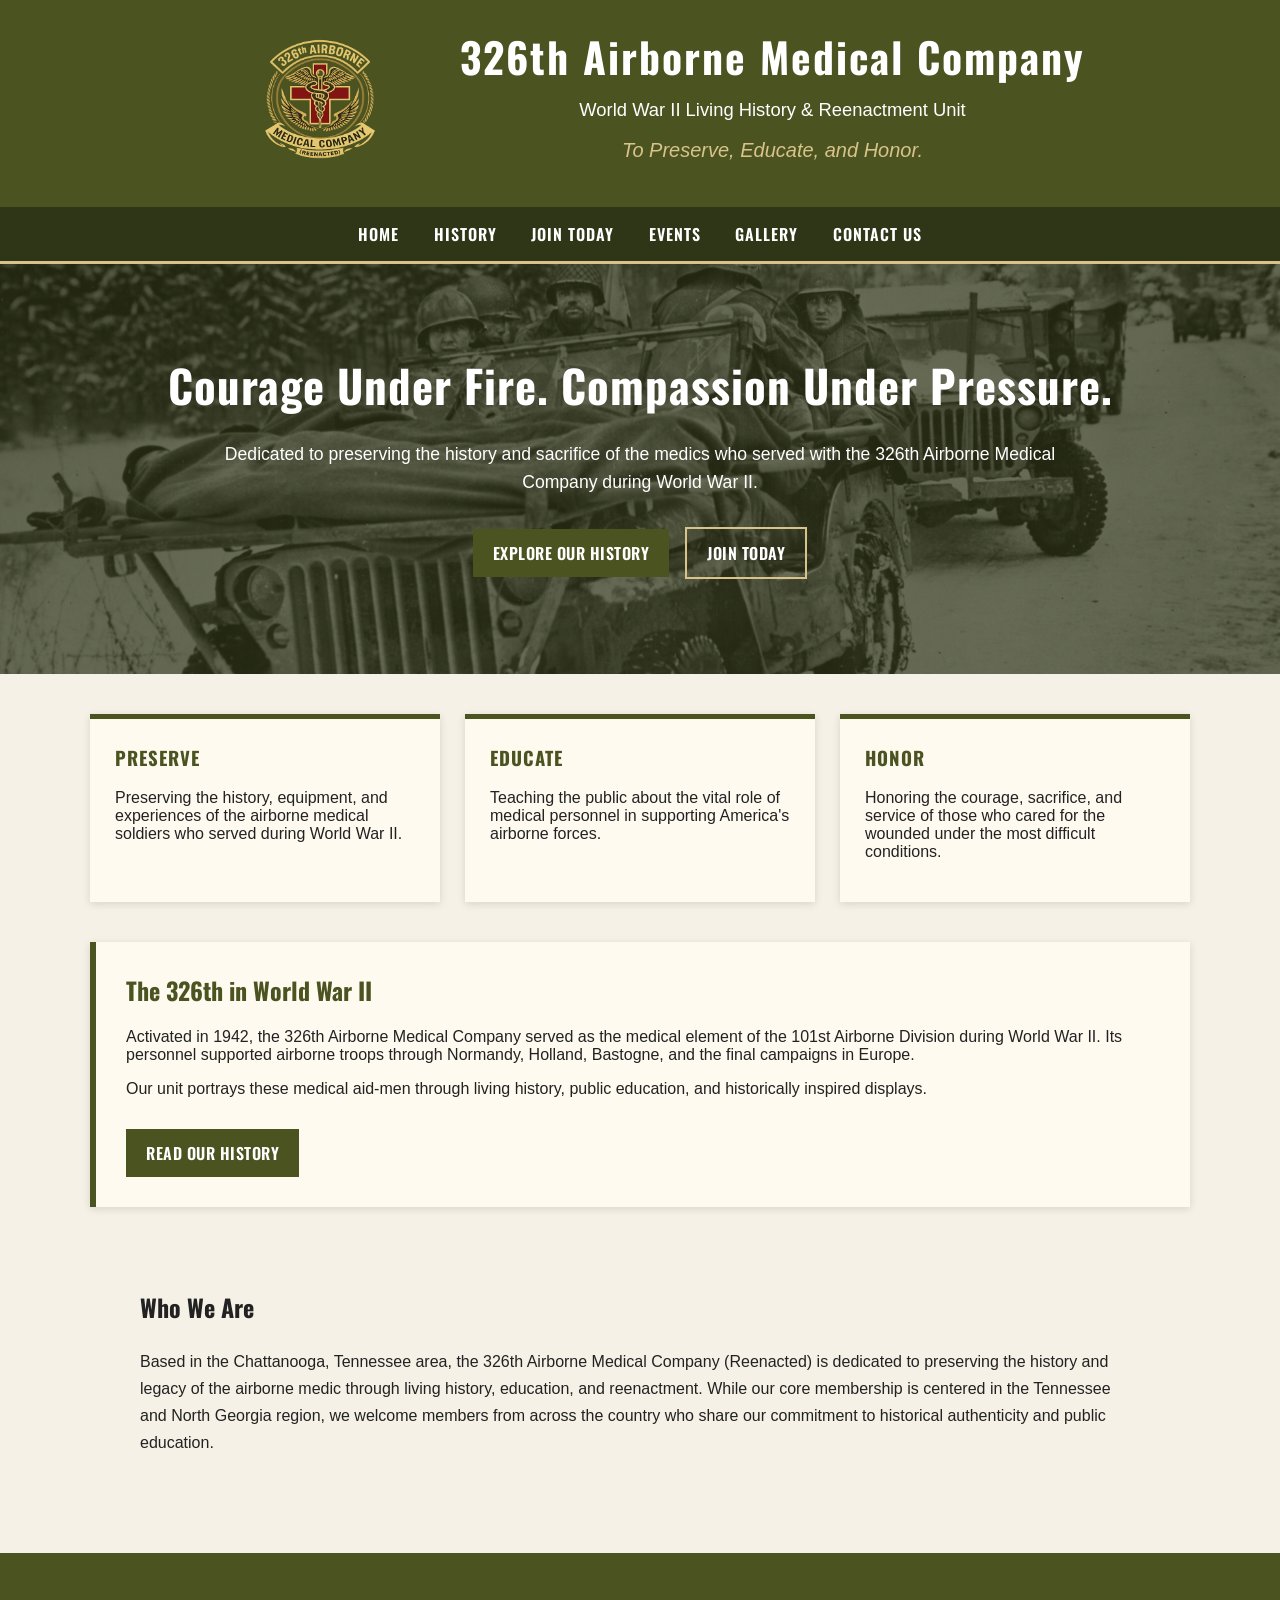
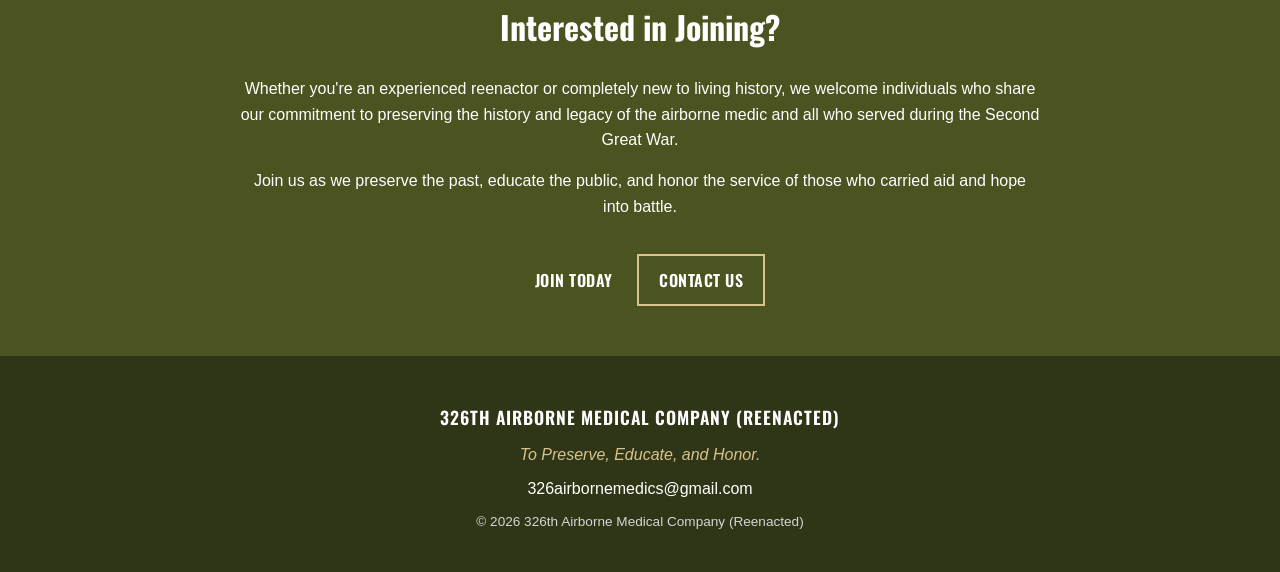
<file: index.html>
<!DOCTYPE html>
<html lang="en">
<head>
    <meta charset="UTF-8">
    <meta name="viewport" content="width=device-width, initial-scale=1.0">

    <link rel="icon" type="image/png" href="favicon.png">

    <link rel="preconnect" href="https://fonts.googleapis.com">
    <link rel="preconnect" href="https://fonts.gstatic.com" crossorigin>
    <link href="https://fonts.googleapis.com/css2?family=Oswald:wght@400;500;600&display=swap" rel="stylesheet">
    
    <title>326th Airborne Medical Company (Reenacted)</title>

    <link rel="stylesheet" href="style.css">
</head>
<body>

<header class="site-header">
    <div class="header-inner">
        <img src="logov2.png" alt="326th Airborne Medical Company logo" class="site-logo">

        <div class="header-text">
            <h1>326th Airborne Medical Company</h1>

            <p class="subtitle">
                World War II Living History & Reenactment Unit
            </p>

            <p class="motto">
                To Preserve, Educate, and Honor.
            </p>
        </div>
    </div>
</header>

<nav>
    <a href="index.html">Home</a>
    <a href="history.html">History</a>
    <a href="join.html">Join Today</a>
    <a href="events.html">Events</a>
    <a href="gallery.html">Gallery</a>
    <a href="contact.html">Contact Us</a>
</nav>

<section class="hero">
    <h2>Courage Under Fire. Compassion Under Pressure.</h2>

    <p>
        Dedicated to preserving the history and sacrifice of the medics
        who served with the 326th Airborne Medical Company during World War II.
    </p>

    <div class="hero-buttons">
        <a href="history.html" class="button-link">Explore Our History</a>
        <a href="join.html" class="button-link secondary-button">Join Today</a>
    </div>
</section>

<section class="mission-cards">
    <div class="mission-card">
        <h3>Preserve</h3>
        <p>
            Preserving the history, equipment, and experiences of the airborne
            medical soldiers who served during World War II.
        </p>
    </div>

    <div class="mission-card">
        <h3>Educate</h3>
        <p>
            Teaching the public about the vital role of medical personnel in
            supporting America's airborne forces.
        </p>
    </div>

    <div class="mission-card">
        <h3>Honor</h3>
        <p>
            Honoring the courage, sacrifice, and service of those who cared for
            the wounded under the most difficult conditions.
        </p>
    </div>
</section>

<section class="featured-section">
    <div class="featured-text">
        <h2>The 326th in World War II</h2>

        <p>
            Activated in 1942, the 326th Airborne Medical Company served as the
            medical element of the 101st Airborne Division during World War II.
            Its personnel supported airborne troops through Normandy, Holland,
            Bastogne, and the final campaigns in Europe.
        </p>

        <p>
            Our unit portrays these medical aid-men through living history,
            public education, and historically inspired displays.
        </p>

        <a href="history.html" class="button-link">Read Our History</a>
    </div>
</section>

<section class="content">
    <h2>Who We Are</h2>

    <p>
        Based in the Chattanooga, Tennessee area, the 326th Airborne Medical Company (Reenacted) is
        dedicated to preserving the history and legacy of the airborne medic through living history, education,
        and reenactment. While our core membership is centered in the Tennessee and North Georgia region, we
        welcome members from across the country who share our commitment to historical authenticity and
        public education.
    </p>
</section>

<section class="cta-section">
    <h2>Interested in Joining?</h2>

    <p>
        Whether you're an experienced reenactor or completely new to living
        history, we welcome individuals who share our commitment to preserving
        the history and legacy of the airborne medic and all who served during
        the Second Great War.
    </p>

    <p>
        Join us as we preserve the past, educate the public, and honor the
        service of those who carried aid and hope into battle.
    </p>

    <a href="join.html" class="button-link">Join Today</a>
    <a href="contact.html" class="button-link secondary-button">Contact Us</a>
</section>
    
<footer>
    <p class="footer-title">
        326th Airborne Medical Company (Reenacted)
    </p>

    <p class="footer-motto">
        To Preserve, Educate, and Honor.
    </p>

    <p>
        <a href="mailto:326airbornemedics@gmail.com?subject=326th%20AMC%20Inquiry">
            326airbornemedics@gmail.com
        </a>
    </p>

    <p class="footer-copy">
        © 2026 326th Airborne Medical Company (Reenacted)
    </p>
</footer>

</body>
</html>
</file>
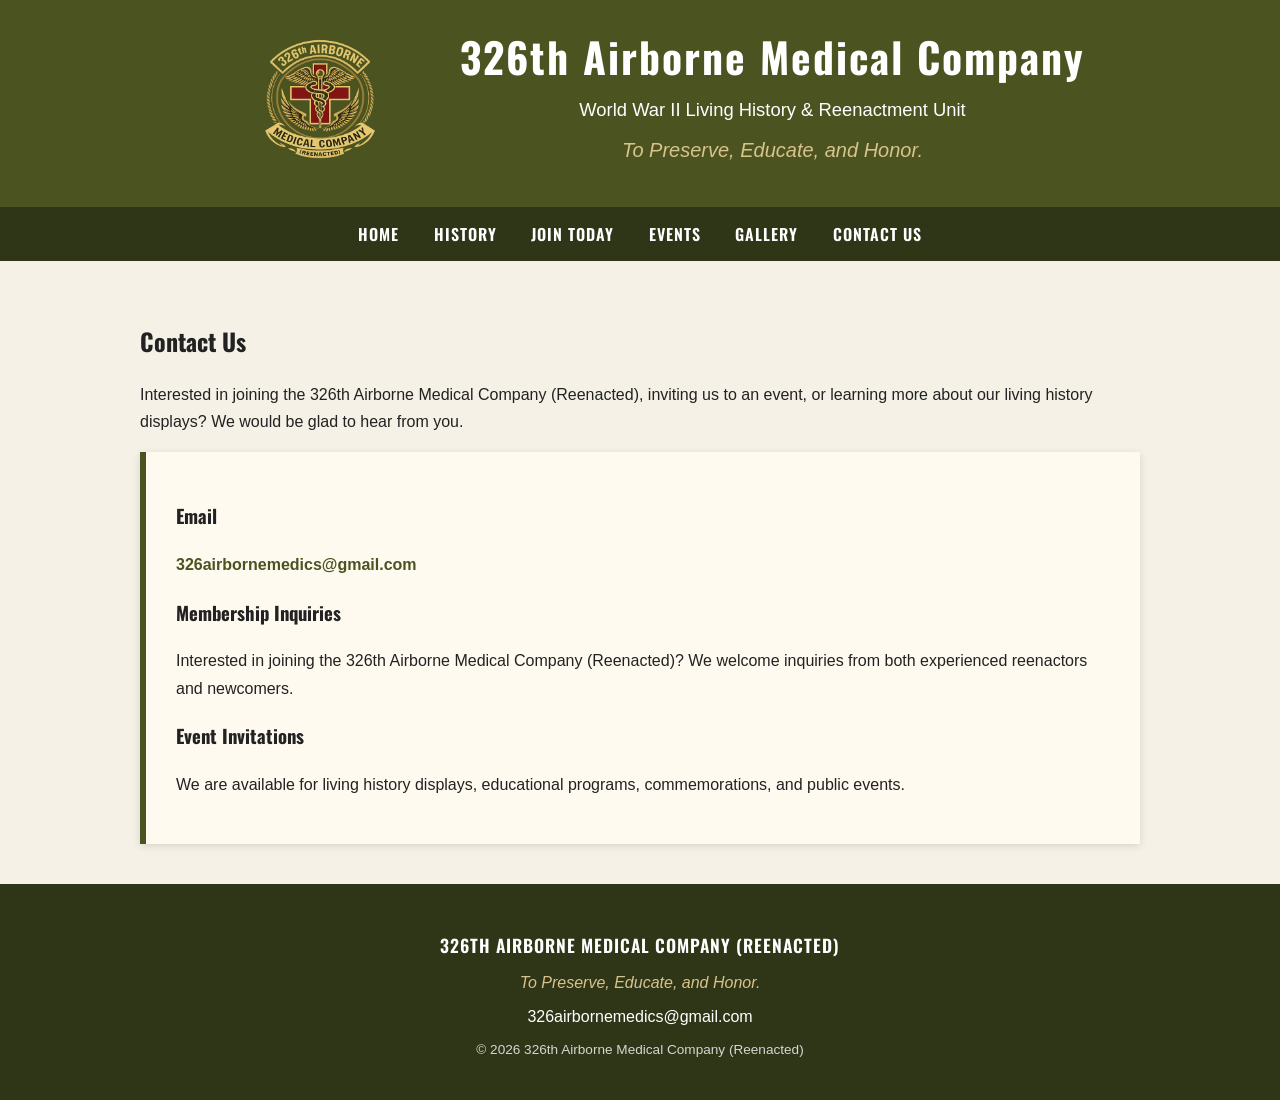
<file: contact.html>
<!DOCTYPE html>
<html lang="en">
<head>
    <meta charset="UTF-8">
    <meta name="viewport" content="width=device-width, initial-scale=1.0">

    <link rel="icon" type="image/png" href="favicon.png">

    <link rel="preconnect" href="https://fonts.googleapis.com">
    <link rel="preconnect" href="https://fonts.gstatic.com" crossorigin>
    <link href="https://fonts.googleapis.com/css2?family=Oswald:wght@400;500;600&display=swap" rel="stylesheet">
    
    <title>Contact Us</title>
    <link rel="stylesheet" href="style.css">
</head>
<body>

<header class="site-header">
    <div class="header-inner">
        <img src="logov2.png" alt="326th Airborne Medical Company logo" class="site-logo">

        <div class="header-text">
            <h1>326th Airborne Medical Company</h1>

            <p class="subtitle">
                World War II Living History & Reenactment Unit
            </p>

            <p class="motto">
                To Preserve, Educate, and Honor.
            </p>
        </div>
    </div>
</header>

<nav>
    <a href="index.html">Home</a>
    <a href="history.html">History</a>
    <a href="join.html">Join Today</a>
    <a href="events.html">Events</a>
    <a href="gallery.html">Gallery</a>
    <a href="contact.html">Contact Us</a>
</nav>

<section class="content">

    <h2>Contact Us</h2>

    <p>
        Interested in joining the 326th Airborne Medical Company (Reenacted),
        inviting us to an event, or learning more about our living history
        displays? We would be glad to hear from you.
    </p>

    <div class="contact-card">

        <h3>Email</h3>

        <p>
            <a href="mailto:326airbornemedics@gmail.com?subject=326th%20AMC%20Inquiry">
                326airbornemedics@gmail.com
            </a>
        </p>

        <h3>Membership Inquiries</h3>

        <p>
            Interested in joining the 326th Airborne Medical Company (Reenacted)?
            We welcome inquiries from both experienced reenactors and newcomers.
        </p>

        <h3>Event Invitations</h3>

        <p>
            We are available for living history displays, educational programs,
            commemorations, and public events.
        </p>

    </div>

</section>

<footer>
    <p class="footer-title">
        326th Airborne Medical Company (Reenacted)
    </p>

    <p class="footer-motto">
        To Preserve, Educate, and Honor.
    </p>

    <p>
        <a href="mailto:326airbornemedics@gmail.com?subject=326th%20AMC%20Inquiry">
            326airbornemedics@gmail.com
        </a>
    </p>

    <p class="footer-copy">
        © 2026 326th Airborne Medical Company (Reenacted)
    </p>
</footer>

</body>
</html>
</file>
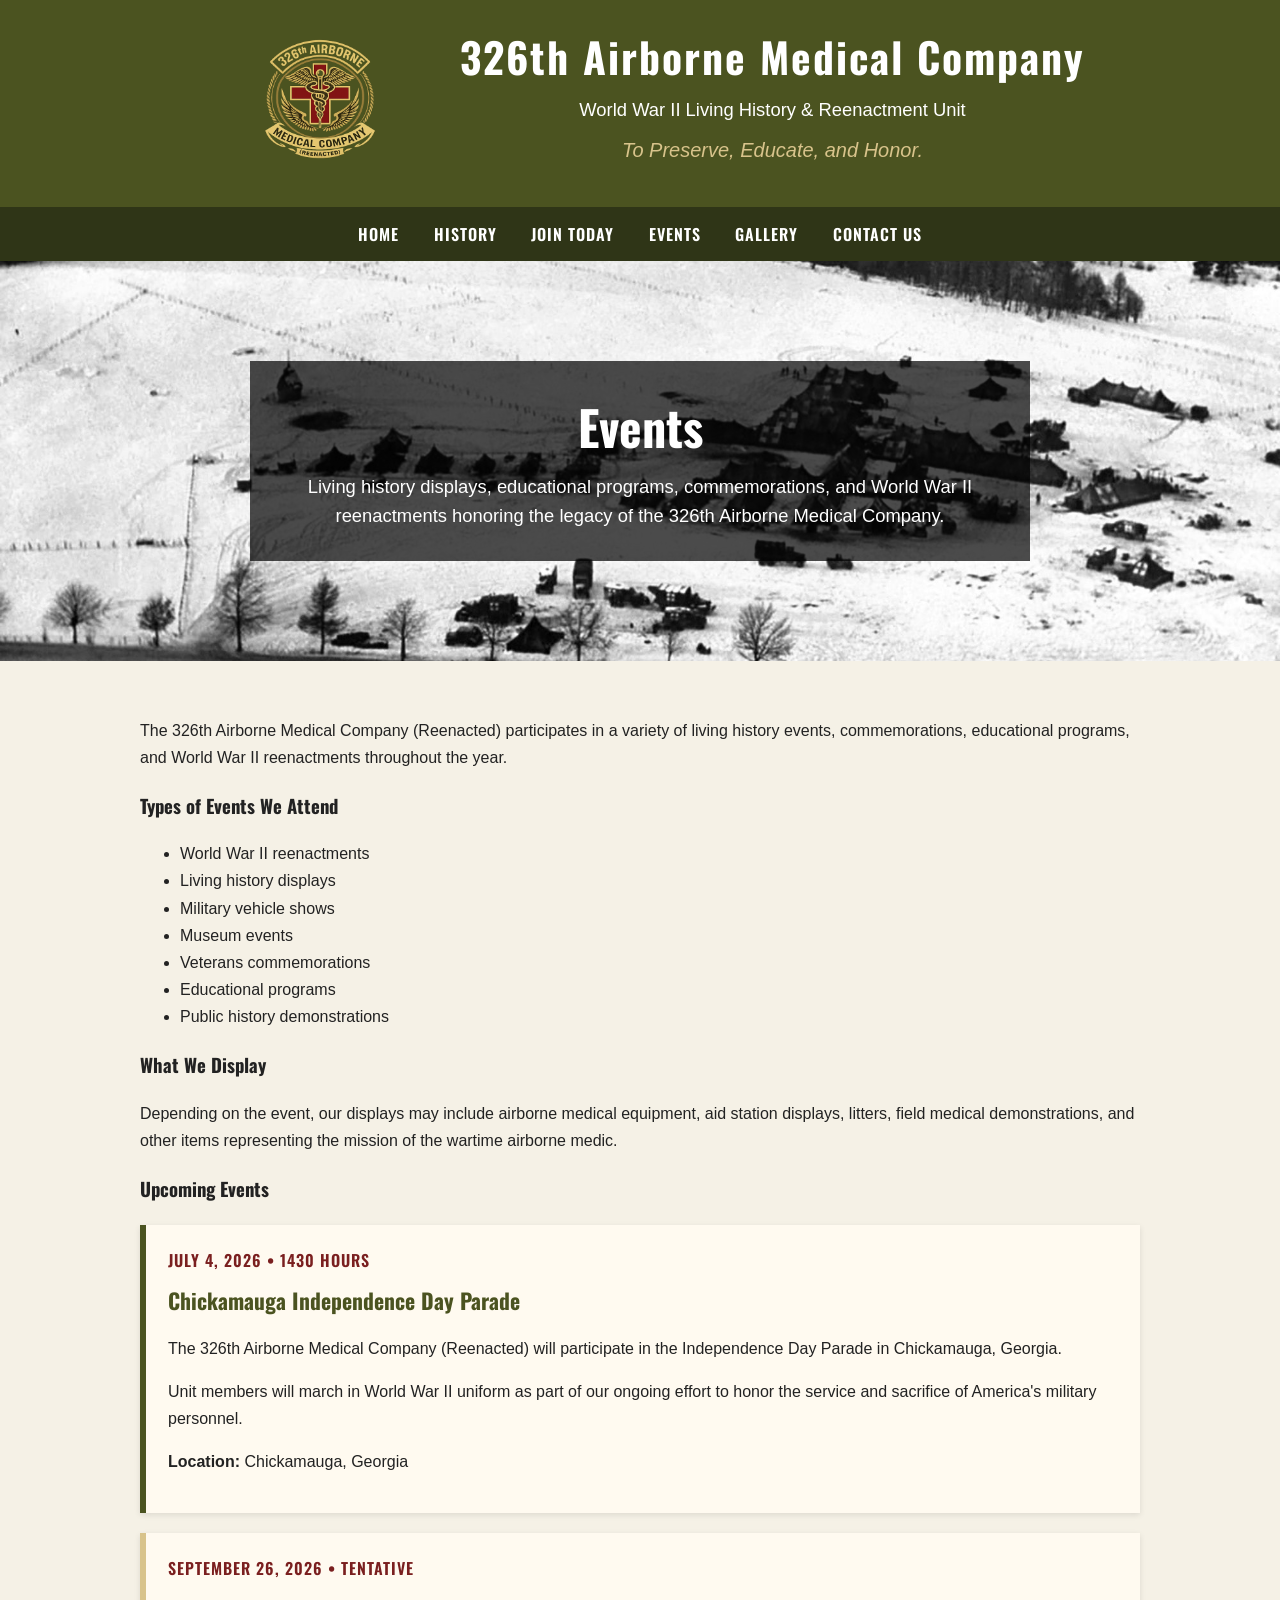
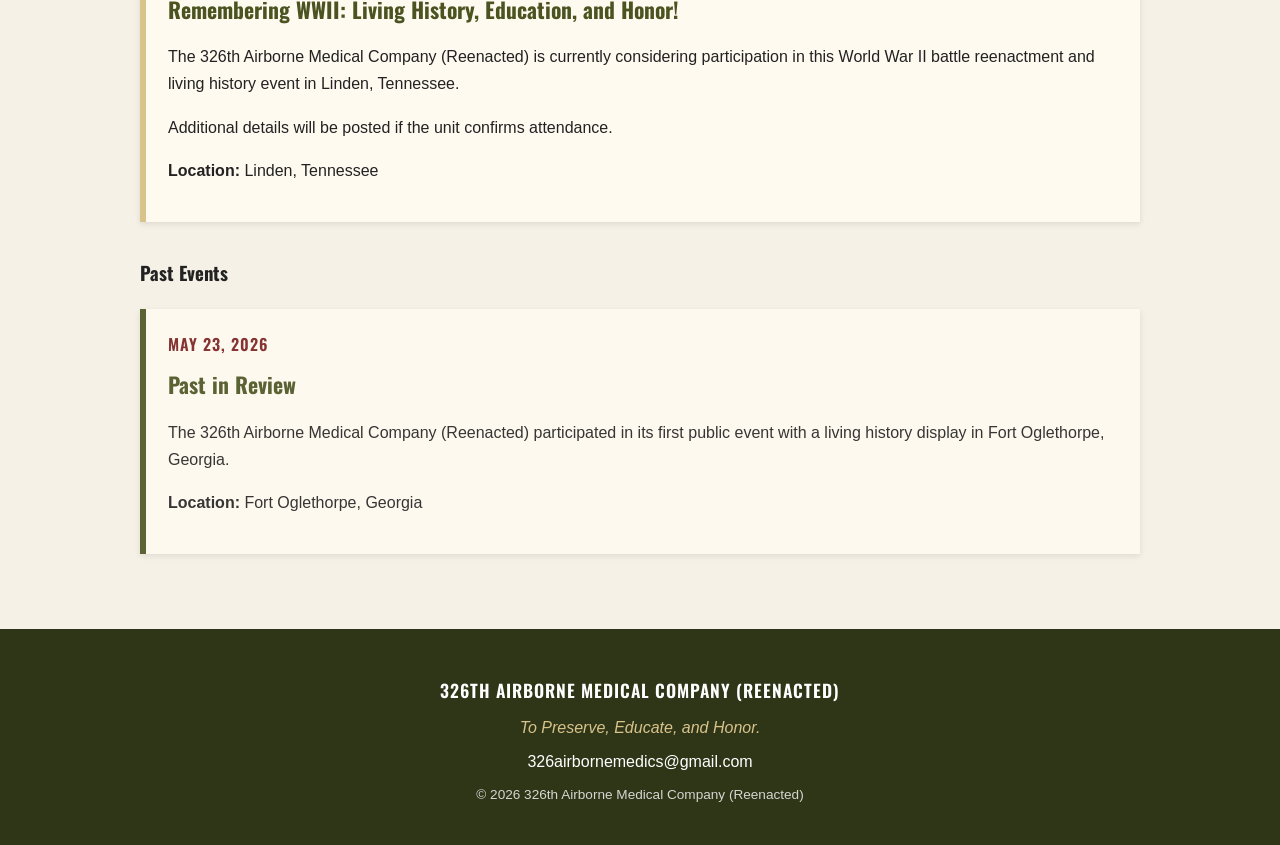
<file: events.html>
<!DOCTYPE html>
<html lang="en">
<head>
    <meta charset="UTF-8">
    <meta name="viewport" content="width=device-width, initial-scale=1.0">

    <link rel="icon" type="image/png" href="favicon.png">

    <link rel="preconnect" href="https://fonts.googleapis.com">
    <link rel="preconnect" href="https://fonts.gstatic.com" crossorigin>
    <link href="https://fonts.googleapis.com/css2?family=Oswald:wght@400;500;600&display=swap" rel="stylesheet">
    
    <title>Events</title>
    <link rel="stylesheet" href="style.css">
</head>
<body>

<header class="site-header">
    <div class="header-inner">
        <img src="logov2.png" alt="326th Airborne Medical Company logo" class="site-logo">

        <div class="header-text">
            <h1>326th Airborne Medical Company</h1>

            <p class="subtitle">
                World War II Living History & Reenactment Unit
            </p>

            <p class="motto">
                To Preserve, Educate, and Honor.
            </p>
        </div>
    </div>
</header>

<nav>
    <a href="index.html">Home</a>
    <a href="history.html">History</a>
    <a href="join.html">Join Today</a>
    <a href="events.html">Events</a>
    <a href="gallery.html">Gallery</a>
    <a href="contact.html">Contact Us</a>
</nav>

<section class="page-hero events-hero">
    <div class="page-hero-overlay">
        <h2>Events</h2>

        <p>
            Living history displays, educational programs, commemorations,
            and World War II reenactments honoring the legacy of the
            326th Airborne Medical Company.
        </p>
    </div>
</section>
    
<section class="content">

    <p>
        The 326th Airborne Medical Company (Reenacted) participates in a variety
        of living history events, commemorations, educational programs, and
        World War II reenactments throughout the year.
    </p>

    <h3>Types of Events We Attend</h3>

    <ul>
        <li>World War II reenactments</li>
        <li>Living history displays</li>
        <li>Military vehicle shows</li>
        <li>Museum events</li>
        <li>Veterans commemorations</li>
        <li>Educational programs</li>
        <li>Public history demonstrations</li>
    </ul>

    <h3>What We Display</h3>

    <p>
        Depending on the event, our displays may include airborne medical
        equipment, aid station displays, litters, field medical demonstrations,
        and other items representing the mission of the wartime airborne medic.
    </p>

    <h3>Upcoming Events</h3>

    <div class="events-list">

        <div class="event-card">
            <p class="event-date">July 4, 2026 &bull; 1430 Hours</p>

            <h4>Chickamauga Independence Day Parade</h4>

            <p>
                The 326th Airborne Medical Company (Reenacted) will participate in
                the Independence Day Parade in Chickamauga, Georgia.
            </p>

            <p>
                Unit members will march in World War II uniform as part of our
                ongoing effort to honor the service and sacrifice of America's
                military personnel.
            </p>

            <p>
                <strong>Location:</strong> Chickamauga, Georgia
            </p>
        </div>

        <div class="event-card tentative-event">
            <p class="event-date">September 26, 2026 &bull; Tentative</p>

            <h4>Remembering WWII: Living History, Education, and Honor!</h4>

            <p>
                The 326th Airborne Medical Company (Reenacted) is currently
                considering participation in this World War II battle reenactment
                and living history event in Linden, Tennessee.
            </p>

            <p>
                Additional details will be posted if the unit confirms attendance.
            </p>

            <p>
                <strong>Location:</strong> Linden, Tennessee
            </p>
        </div>

    </div>

    <h3>Past Events</h3>

    <div class="events-list">

        <div class="event-card past-event">
            <p class="event-date">May 23, 2026</p>

            <h4>Past in Review</h4>

            <p>
                The 326th Airborne Medical Company (Reenacted) participated in its
                first public event with a living history display in Fort Oglethorpe,
                Georgia.
            </p>

            <p>
                <strong>Location:</strong> Fort Oglethorpe, Georgia
            </p>
        </div>

    </div>

</section>

<footer>
    <p class="footer-title">
        326th Airborne Medical Company (Reenacted)
    </p>

    <p class="footer-motto">
        To Preserve, Educate, and Honor.
    </p>

    <p>
        <a href="mailto:326airbornemedics@gmail.com?subject=326th%20AMC%20Inquiry">
            326airbornemedics@gmail.com
        </a>
    </p>

    <p class="footer-copy">
        © 2026 326th Airborne Medical Company (Reenacted)
    </p>
</footer>

</body>
</html>
</file>
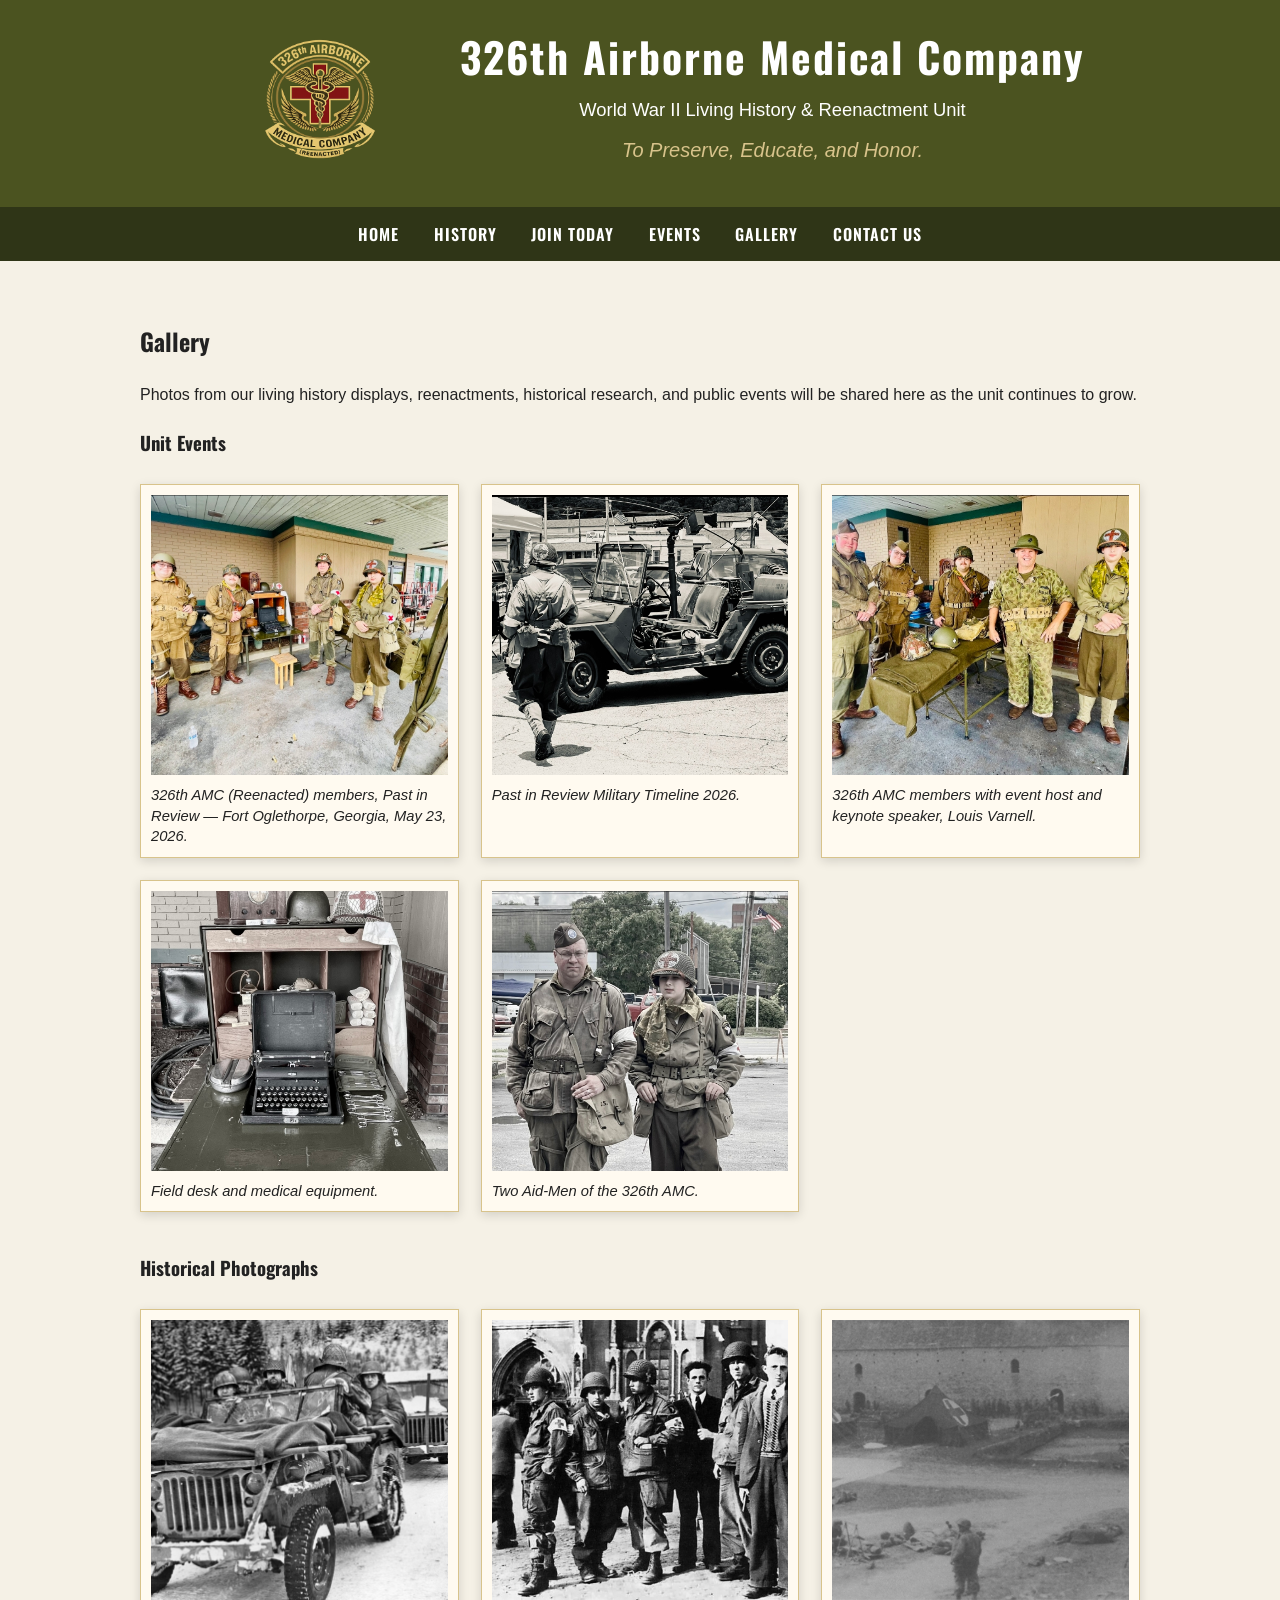
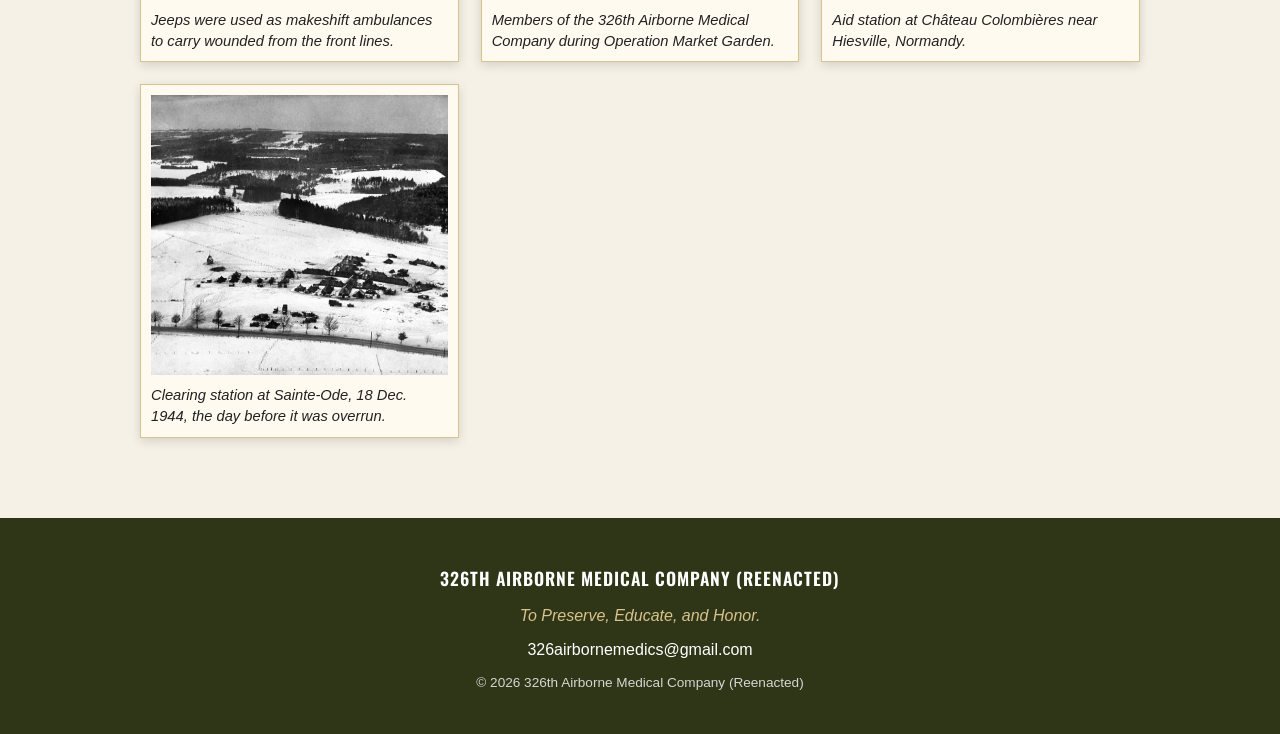
<file: gallery.html>
<!DOCTYPE html>
<html lang="en">
<head>
    <meta charset="UTF-8">
    <meta name="viewport" content="width=device-width, initial-scale=1.0">

    <link rel="icon" type="image/png" href="favicon.png">

    <link rel="preconnect" href="https://fonts.googleapis.com">
    <link rel="preconnect" href="https://fonts.gstatic.com" crossorigin>
    <link href="https://fonts.googleapis.com/css2?family=Oswald:wght@400;500;600&display=swap" rel="stylesheet">
    
    <title>Gallery</title>
    <link rel="stylesheet" href="style.css">
</head>
<body>

<header class="site-header">
    <div class="header-inner">
        <img src="logov2.png" alt="326th Airborne Medical Company logo" class="site-logo">

        <div class="header-text">
            <h1>326th Airborne Medical Company</h1>

            <p class="subtitle">
                World War II Living History & Reenactment Unit
            </p>

            <p class="motto">
                To Preserve, Educate, and Honor.
            </p>
        </div>
    </div>
</header>

<nav>
    <a href="index.html">Home</a>
    <a href="history.html">History</a>
    <a href="join.html">Join Today</a>
    <a href="events.html">Events</a>
    <a href="gallery.html">Gallery</a>
    <a href="contact.html">Contact Us</a>
</nav>

<section class="content">

    <h2>Gallery</h2>

    <p>
        Photos from our living history displays, reenactments, historical
        research, and public events will be shared here as the unit continues
        to grow.
    </p>

    <h3>Unit Events</h3>

    <div class="photo-grid">
        <figure>
            <a href="images/past-in-review-1.jpg" target="_blank">
                <img src="images/past-in-review-1.jpg" alt="326th Airborne Medical Company display at Past in Review">
            </a>
            <figcaption>326th AMC (Reenacted) members, Past in Review — Fort Oglethorpe, Georgia, May 23, 2026.</figcaption>
        </figure>

        <figure>
            <a href="images/past-in-review-2.jpg" target="_blank">
                <img src="images/past-in-review-2.jpg" alt="Past in Review Military Timeline">
            </a>
            <figcaption>Past in Review Military Timeline 2026.</figcaption>
        </figure>

        <figure>
            <a href="images/past-in-review-3.jpg" target="_blank">
                <img src="images/past-in-review-3.jpg" alt="Unit members and event host">
            </a>
            <figcaption>326th AMC members with event host and keynote speaker, Louis Varnell.</figcaption>
        </figure>

        <figure>
            <a href="images/past-in-review-4.jpg" target="_blank">
                <img src="images/past-in-review-4.jpg" alt="326th AMC field desk and medical equipment">
            </a>
            <figcaption>Field desk and medical equipment.</figcaption>
        </figure>

        <figure>
            <a href="images/past-in-review-5.jpg" target="_blank">
                <img src="images/past-in-review-5.jpg" alt="Two founding members of the 326th AMC" class="portrait-photo">
            </a>
            <figcaption>Two Aid-Men of the 326th AMC.</figcaption>
        </figure>
    </div>

    <h3>Historical Photographs</h3>

    <div class="photo-grid">
        <figure>
            <a href="images/medical-jeep.jpg" target="_blank">
                <img src="images/medical-jeep.jpg" alt="World War II medical Jeep in convoy">
            </a>
            <figcaption>Jeeps were used as makeshift ambulances to carry wounded from the front lines.</figcaption>
        </figure>

        <figure>
            <a href="images/market-garden.jpg" target="_blank">
                <img src="images/market-garden.jpg" alt="Members of the 326th Airborne Medical Company during Operation Market Garden">
            </a>
            <figcaption>Members of the 326th Airborne Medical Company during Operation Market Garden.</figcaption>
        </figure>

        <figure>
            <a href="images/colombieres.jpg" target="_blank">
                <img src="images/colombieres.jpg" alt="Aid station at Château Colombières near Hiesville, Normandy">
            </a>
            <figcaption>Aid station at Château Colombières near Hiesville, Normandy.</figcaption>
        </figure>

        <figure>
            <a href="images/sainte-ode.jpg" target="_blank">
                <img src="images/sainte-ode.jpg" alt="Clearing station at Sainte-Ode before it was overrun">
            </a>
            <figcaption>Clearing station at Sainte-Ode, 18 Dec. 1944, the day before it was overrun.</figcaption>
        </figure>
    </div>

</section>

<footer>
    <p class="footer-title">
        326th Airborne Medical Company (Reenacted)
    </p>

    <p class="footer-motto">
        To Preserve, Educate, and Honor.
    </p>

    <p>
        <a href="mailto:326airbornemedics@gmail.com?subject=326th%20AMC%20Inquiry">
            326airbornemedics@gmail.com
        </a>
    </p>

    <p class="footer-copy">
        © 2026 326th Airborne Medical Company (Reenacted)
    </p>
</footer>

</body>
</html>
</file>
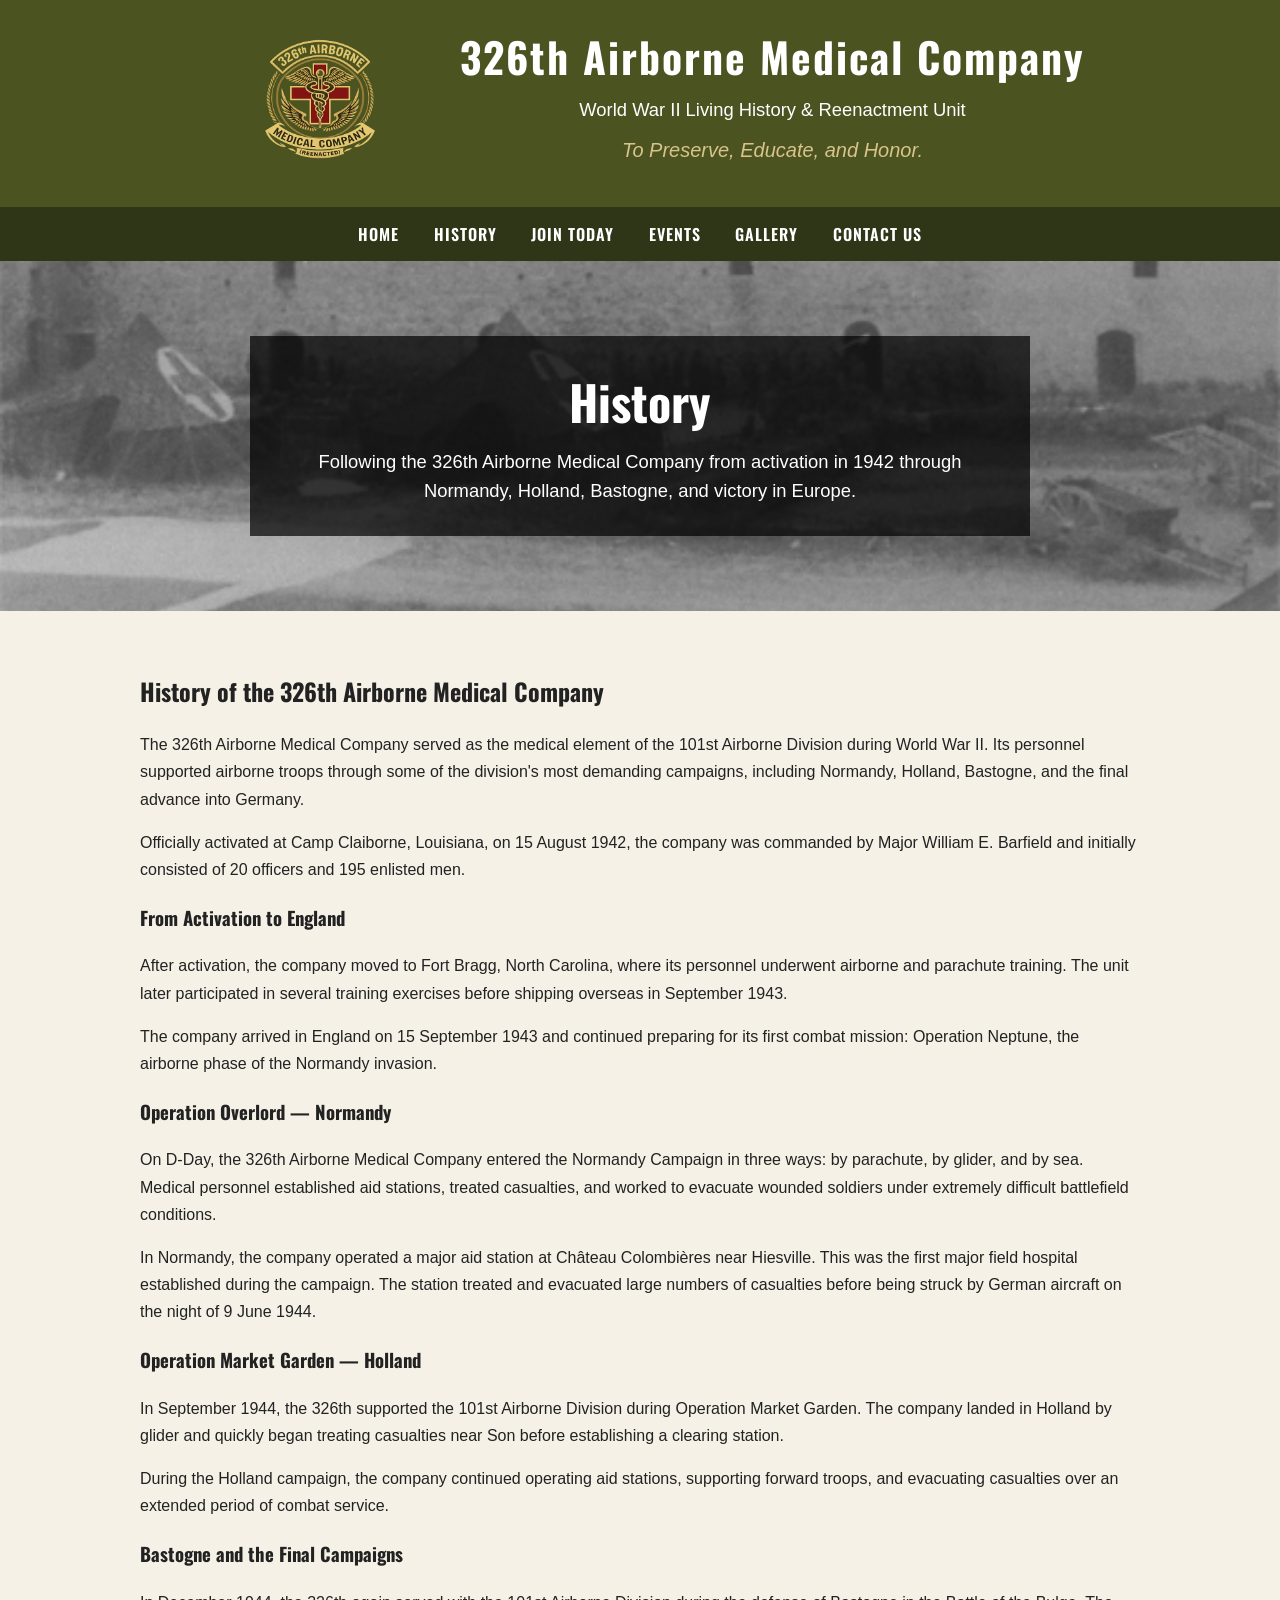
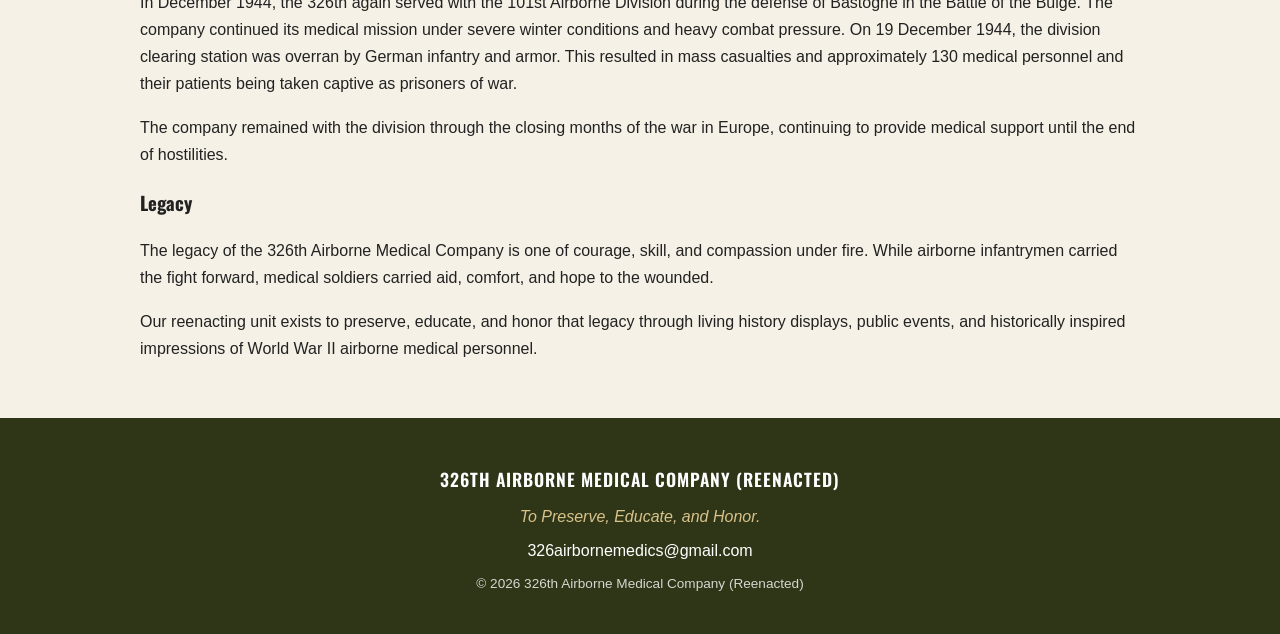
<file: history.html>
<!DOCTYPE html>
<html lang="en">
<head>
    <meta charset="UTF-8">
    <meta name="viewport" content="width=device-width, initial-scale=1.0">

    <link rel="icon" type="image/png" href="favicon.png">

    <link rel="preconnect" href="https://fonts.googleapis.com">
    <link rel="preconnect" href="https://fonts.gstatic.com" crossorigin>
    <link href="https://fonts.googleapis.com/css2?family=Oswald:wght@400;500;600&display=swap" rel="stylesheet">
    
    <title>Unit History</title>
    <link rel="stylesheet" href="style.css">
</head>
<body>

<header class="site-header">
    <div class="header-inner">
        <img src="logov2.png" alt="326th Airborne Medical Company logo" class="site-logo">

        <div class="header-text">
            <h1>326th Airborne Medical Company</h1>

            <p class="subtitle">
                World War II Living History & Reenactment Unit
            </p>

            <p class="motto">
                To Preserve, Educate, and Honor.
            </p>
        </div>
    </div>
</header>

<nav>
    <a href="index.html">Home</a>
    <a href="history.html">History</a>
    <a href="join.html">Join Today</a>
    <a href="events.html">Events</a>
    <a href="gallery.html">Gallery</a>
    <a href="contact.html">Contact Us</a>
</nav>

<section class="page-hero history-hero">
    <div class="page-hero-overlay">
        <h2>History</h2>

        <p>
            Following the 326th Airborne Medical Company from activation in
            1942 through Normandy, Holland, Bastogne, and victory in Europe.
        </p>
    </div>
</section>
    
<section class="content">
    <h2>History of the 326th Airborne Medical Company</h2>

    <p>
        The 326th Airborne Medical Company served as the medical element of the
        101st Airborne Division during World War II. Its personnel supported
        airborne troops through some of the division's most demanding campaigns,
        including Normandy, Holland, Bastogne, and the final advance into Germany.
    </p>

    <p>
        Officially activated at Camp Claiborne, Louisiana, on 15 August 1942,
        the company was commanded by Major William E. Barfield and initially
        consisted of 20 officers and 195 enlisted men.
    </p>

    <h3>From Activation to England</h3>

    <p>
        After activation, the company moved to Fort Bragg, North Carolina, where
        its personnel underwent airborne and parachute training. The unit later
        participated in several training exercises before shipping overseas
        in September 1943.
    </p>

    <p>
        The company arrived in England on 15 September 1943 and continued
        preparing for its first combat mission: Operation Neptune, the airborne
        phase of the Normandy invasion.
    </p>

    <h3>Operation Overlord — Normandy</h3>

    <p>
        On D-Day, the 326th Airborne Medical Company entered the Normandy
        Campaign in three ways: by parachute, by glider, and by sea. Medical
        personnel established aid stations, treated casualties, and worked to
        evacuate wounded soldiers under extremely difficult battlefield
        conditions.
    </p>

    <p>
        In Normandy, the company operated a major aid station at Château
        Colombières near Hiesville. This was the first major field hospital established
        during the campaign. The station treated and evacuated large
        numbers of casualties before being struck by German aircraft on the
        night of 9 June 1944.
    </p>

    <h3>Operation Market Garden — Holland</h3>

    <p>
        In September 1944, the 326th supported the 101st Airborne Division
        during Operation Market Garden. The company landed in Holland by glider
        and quickly began treating casualties near Son before establishing a
        clearing station.
    </p>

    <p>
        During the Holland campaign, the company continued operating aid
        stations, supporting forward troops, and evacuating casualties over an
        extended period of combat service.
    </p>

    <h3>Bastogne and the Final Campaigns</h3>

    <p>
        In December 1944, the 326th again served with the 101st Airborne
        Division during the defense of Bastogne in the Battle of the Bulge.
        The company continued its medical mission under severe winter conditions
        and heavy combat pressure. On 19 December 1944, the division clearing
        station was overran by German infantry and armor. This resulted in mass
        casualties and approximately 130 medical personnel and their patients
        being taken captive as prisoners of war.
    </p>

    <p>
        The company remained with the division through the closing months of the
        war in Europe, continuing to provide medical support until the end of
        hostilities.
    </p>

    <h3>Legacy</h3>

    <p>
        The legacy of the 326th Airborne Medical Company is one of courage,
        skill, and compassion under fire. While airborne infantrymen carried the
        fight forward, medical soldiers carried aid, comfort, and hope to the
        wounded.
    </p>

    <p>
        Our reenacting unit exists to preserve, educate, and honor that legacy
        through living history displays, public events, and historically
        inspired impressions of World War II airborne medical personnel.
    </p>
</section>

<footer>
    <p class="footer-title">
        326th Airborne Medical Company (Reenacted)
    </p>

    <p class="footer-motto">
        To Preserve, Educate, and Honor.
    </p>

    <p>
        <a href="mailto:326airbornemedics@gmail.com?subject=326th%20AMC%20Inquiry">
            326airbornemedics@gmail.com
        </a>
    </p>

    <p class="footer-copy">
        © 2026 326th Airborne Medical Company (Reenacted)
    </p>
</footer>

</body>
</html>
</file>
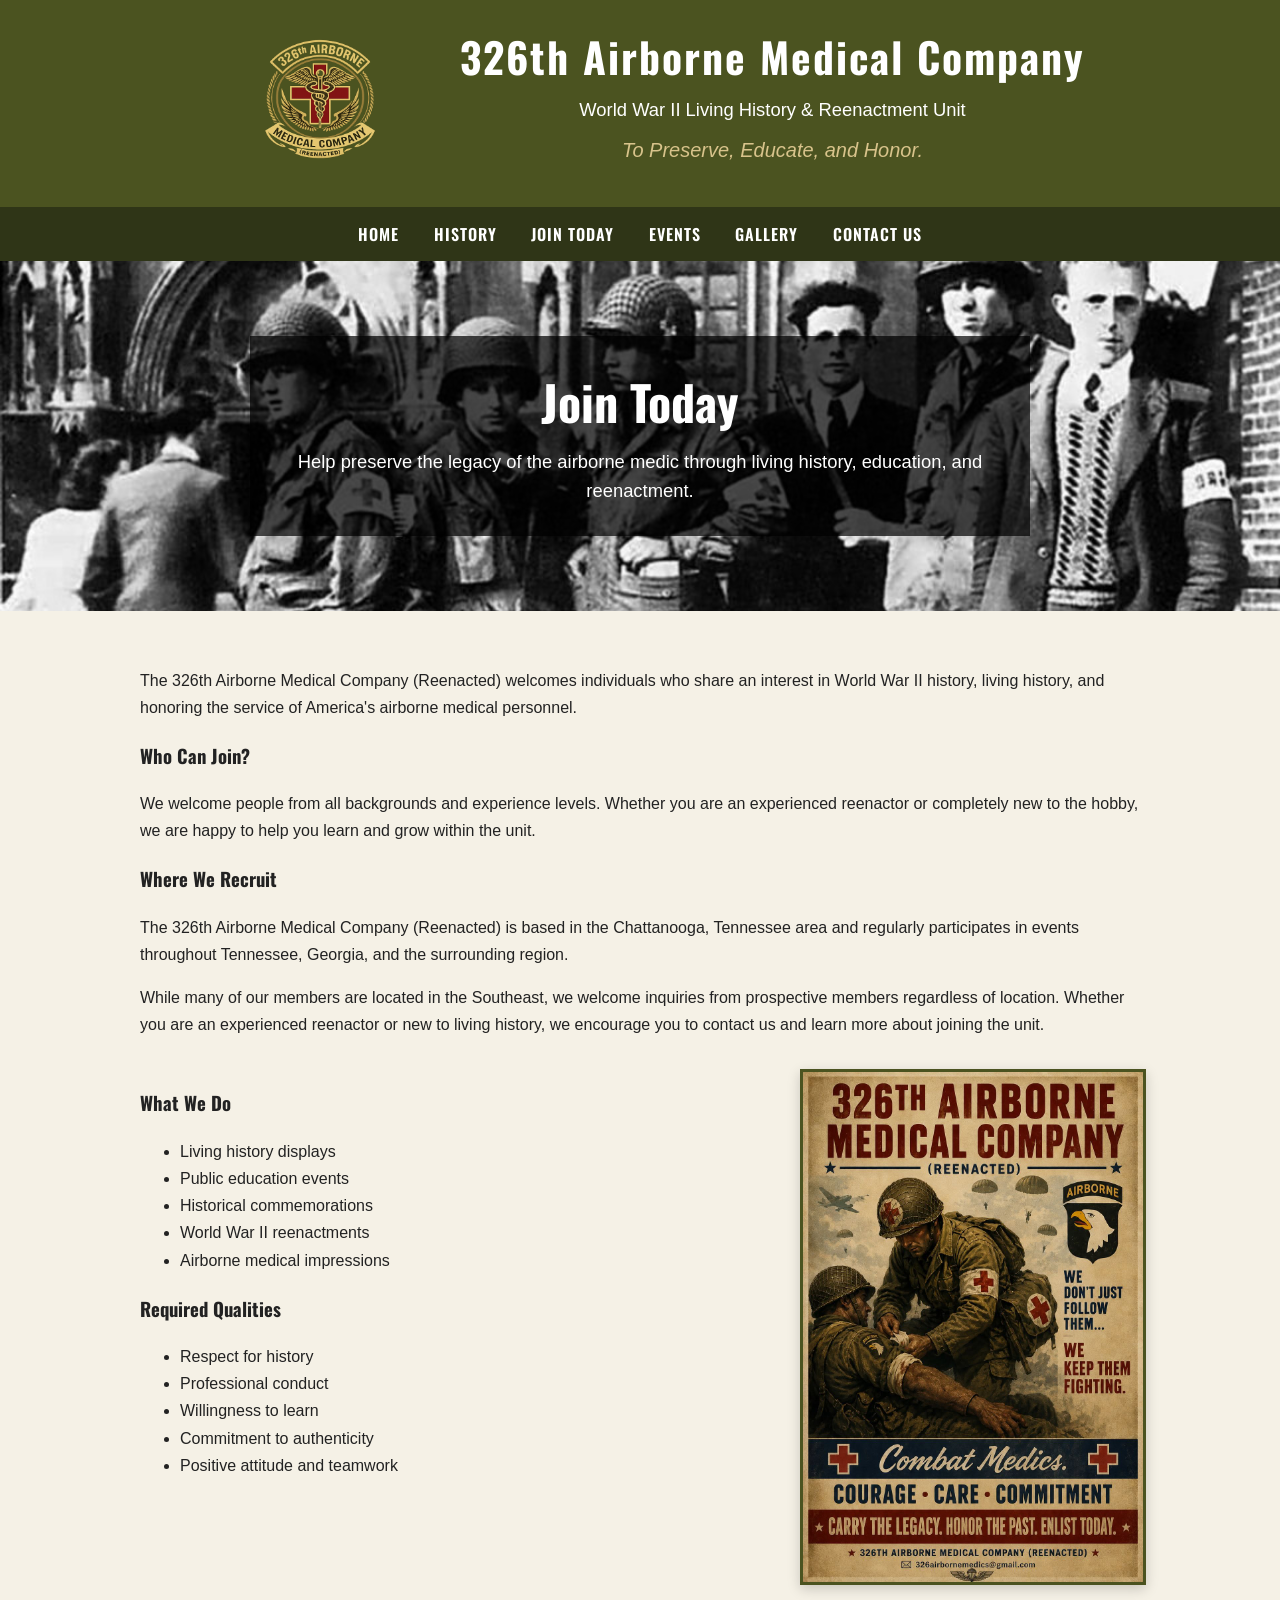
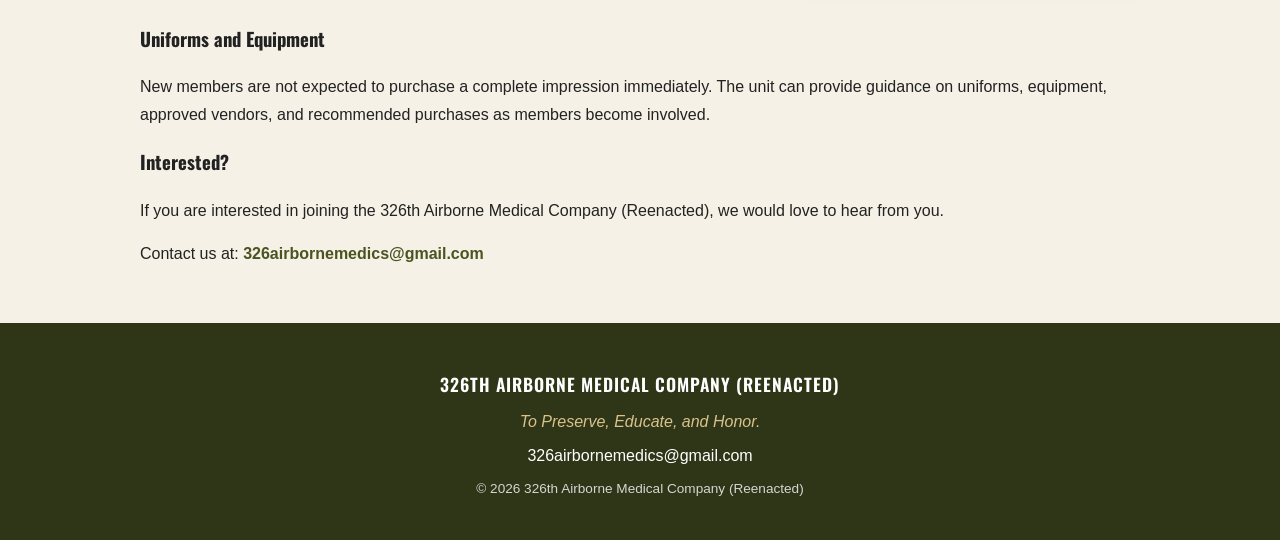
<file: join.html>
<!DOCTYPE html>
<html lang="en">
<head>
    <meta charset="UTF-8">
    <meta name="viewport" content="width=device-width, initial-scale=1.0">

    <link rel="icon" type="image/png" href="favicon.png">

    <link rel="preconnect" href="https://fonts.googleapis.com">
    <link rel="preconnect" href="https://fonts.gstatic.com" crossorigin>
    <link href="https://fonts.googleapis.com/css2?family=Oswald:wght@400;500;600&display=swap" rel="stylesheet">
    
    <title>Join the 326th AMC</title>
    <link rel="stylesheet" href="style.css">
</head>
<body>

<header class="site-header">
    <div class="header-inner">
        <img src="logov2.png" alt="326th Airborne Medical Company logo" class="site-logo">

        <div class="header-text">
            <h1>326th Airborne Medical Company</h1>

            <p class="subtitle">
                World War II Living History & Reenactment Unit
            </p>

            <p class="motto">
                To Preserve, Educate, and Honor.
            </p>
        </div>
    </div>
</header>

<nav>
    <a href="index.html">Home</a>
    <a href="history.html">History</a>
    <a href="join.html">Join Today</a>
    <a href="events.html">Events</a>
    <a href="gallery.html">Gallery</a>
    <a href="contact.html">Contact Us</a>
</nav>

<section class="page-hero join-hero">
    <div class="page-hero-overlay">
        <h2>Join Today</h2>

        <p>
            Help preserve the legacy of the airborne medic through
            living history, education, and reenactment.
        </p>
    </div>
</section>
    
<section class="content">

    <p>
        The 326th Airborne Medical Company (Reenacted) welcomes individuals who
        share an interest in World War II history, living history, and honoring
        the service of America's airborne medical personnel.
    </p>

    <h3>Who Can Join?</h3>

    <p>
        We welcome people from all backgrounds and experience levels. Whether
        you are an experienced reenactor or completely new to the hobby, we are
        happy to help you learn and grow within the unit.
    </p>

    <h3>Where We Recruit</h3>

    <p>
        The 326th Airborne Medical Company (Reenacted) is based in the
        Chattanooga, Tennessee area and regularly participates in events
        throughout Tennessee, Georgia, and the surrounding region.
    </p>

    <p>
        While many of our members are located in the Southeast, we welcome
        inquiries from prospective members regardless of location. Whether you
        are an experienced reenactor or new to living history, we encourage
        you to contact us and learn more about joining the unit.
    </p>

    <div class="join-layout">

        <div class="join-text">
            <h3>What We Do</h3>

            <ul>
                <li>Living history displays</li>
                <li>Public education events</li>
                <li>Historical commemorations</li>
                <li>World War II reenactments</li>
                <li>Airborne medical impressions</li>
            </ul>

            <h3>Required Qualities</h3>

            <ul>
                <li>Respect for history</li>
                <li>Professional conduct</li>
                <li>Willingness to learn</li>
                <li>Commitment to authenticity</li>
                <li>Positive attitude and teamwork</li>
            </ul>
        </div>

        <div class="join-poster-wrap">
            <img src="Recruiting.jpg"
                 alt="326th Airborne Medical Company recruiting poster"
                 class="join-poster">
        </div>

    </div>

    <h3>Uniforms and Equipment</h3>

    <p>
        New members are not expected to purchase a complete impression
        immediately. The unit can provide guidance on uniforms, equipment,
        approved vendors, and recommended purchases as members become involved.
    </p>

    <h3>Interested?</h3>

    <p>
        If you are interested in joining the 326th Airborne Medical Company
        (Reenacted), we would love to hear from you.
    </p>

    <p>
        Contact us at:
        <a href="mailto:326airbornemedics@gmail.com?subject=326th%20AMC%20Membership%20Inquiry">
            <strong>326airbornemedics@gmail.com</strong>
        </a>
    </p>

</section>

<footer>
    <p class="footer-title">
        326th Airborne Medical Company (Reenacted)
    </p>

    <p class="footer-motto">
        To Preserve, Educate, and Honor.
    </p>

    <p>
        <a href="mailto:326airbornemedics@gmail.com?subject=326th%20AMC%20Inquiry">
            326airbornemedics@gmail.com
        </a>
    </p>

    <p class="footer-copy">
        © 2026 326th Airborne Medical Company (Reenacted)
    </p>
</footer>

</body>
</html>
</file>
<file: style.css>
body {
    margin: 0;
    font-family: Arial, Helvetica, sans-serif;
    background: #f5f1e6;
    color: #222;
}

h1,
h2,
h3,
h4,
nav a,
.button-link,
.footer-title {
    font-family: 'Oswald', sans-serif;
}

/* =========================
   Header
========================= */

.site-header {
    background: #4b5320;
    color: white;
    padding: 20px;
}

.header-inner {
    max-width: 1100px;
    margin: 0 auto;
    display: flex;
    align-items: center;
    justify-content: center;
    gap: 15px;
}

.site-logo {
    width: 250px;
    max-width: 40vw;
    height: auto;
}

.header-text {
    text-align: center;
}

.header-text h1 {
    margin: 0;
    font-size: 2.6rem;
    letter-spacing: 2px;
}

.header-text .subtitle {
    margin-top: 12px;
    font-size: 1.15rem;
}

.header-text .motto {
    margin-top: 12px;
    font-style: italic;
    font-size: 1.25rem;
    color: #d8c38b;
}

/* =========================
   Navigation
========================= */

nav {
    background: #2f3517;
    text-align: center;
    padding: 15px;
}

nav a {
    color: white;
    text-decoration: none;
    margin: 0 15px;
    font-weight: 600;
    letter-spacing: 1px;
    text-transform: uppercase;
}

nav a:hover {
    color: #d8c38b;
}

/* =========================
   Page Heroes
========================= */

.page-hero {
    min-height: 350px;
    background-size: cover;
    background-position: center;
    display: flex;
    align-items: center;
    justify-content: center;
    color: white;
    text-align: center;
}

.page-hero-overlay {
    background: rgba(0, 0, 0, 0.70);
    padding: 30px 40px;
    max-width: 700px;
}

.page-hero h2 {
    margin: 0 0 10px;
    font-size: 3rem;
}

.page-hero p {
    margin: 0;
    font-size: 1.15rem;
    line-height: 1.6;
}

.history-hero {
    background-image: url("images/colombieres.jpg");
    background-position: center 30%;
}

.join-hero {
    background-image: url("images/market-garden.jpg");
    background-position: center 20%;
}

.events-hero {
    background-image: url("images/sainte-ode.jpg");
    background-position: center 75%;
    min-height: 400px;
}

/* =========================
   Hero
========================= */

.hero {
    min-height: 340px;
    text-align: center;
    padding: 35px 20px;
    background-image:
        linear-gradient(rgba(47, 53, 23, 0.72), rgba(47, 53, 23, 0.72)),
        url("images/medical-jeep.jpg");
    background-size: cover;
    background-position: center 35%;
    color: white;
    border-top: 3px solid #d8c38b;
    display: flex;
    flex-direction: column;
    align-items: center;
    justify-content: center;
}

.hero h2 {
    font-size: 2.8rem;
    margin: 0 0 22px;
    letter-spacing: 1px;
}

.hero p {
    max-width: 850px;
    margin: 0 auto;
    font-size: 1.1rem;
    line-height: 1.6;
}

.hero-buttons {
    margin-top: 25px;
}

.hero-buttons .button-link {
    margin: 6px;
}

/* =========================
   Buttons
========================= */

.button-link {
    display: inline-block;
    margin-top: 15px;
    background: #4b5320;
    color: white !important;
    padding: 12px 20px;
    text-decoration: none;
    font-weight: 600;
    letter-spacing: 0.5px;
    text-transform: uppercase;
}

.button-link:hover {
    background: #2f3517;
    text-decoration: none;
}

.secondary-button {
    background: transparent;
    border: 2px solid #d8c38b;
    color: #fff !important;
}

.secondary-button:hover {
    background: #d8c38b;
    color: #2f3517 !important;
}

/* =========================
   Mission Cards
========================= */

.mission-cards {
    max-width: 1100px;
    margin: 40px auto 20px;
    padding: 0 20px;
    display: grid;
    grid-template-columns: repeat(3, 1fr);
    gap: 25px;
}

.mission-card {
    background: #fffaf0;
    border-top: 5px solid #4b5320;
    padding: 25px;
    box-shadow: 0 2px 8px rgba(0, 0, 0, 0.12);
}

.mission-card h3 {
    margin-top: 0;
    color: #4b5320;
    text-transform: uppercase;
    letter-spacing: 1px;
}

.contact-card {
    background: #fffaf0;
    border-left: 6px solid #4b5320;
    padding: 30px;
    box-shadow: 0 2px 8px rgba(0,0,0,0.12);
}

/* =========================
   Main Content
========================= */

.content {
    max-width: 1000px;
    margin: auto;
    padding: 40px 20px;
    line-height: 1.7;
}

.content a {
    color: #4b5320;
    font-weight: bold;
    text-decoration: none;
}

.content a:hover {
    text-decoration: underline;
}

/* =========================
   Featured Section
========================= */

.featured-section {
    max-width: 1100px;
    margin: 40px auto 20px;
    padding: 0 20px;
}

.featured-text {
    background: #fffaf0;
    border-left: 6px solid #4b5320;
    padding: 30px;
    box-shadow: 0 2px 8px rgba(0, 0, 0, 0.12);
}

.featured-text h2 {
    margin-top: 0;
    color: #4b5320;
}

/* =========================
   Call To Action
========================= */

.cta-section {
    background: #4b5320;
    color: white;
    text-align: center;
    padding: 50px 20px;
    margin-top: 40px;
}

.cta-section h2 {
    margin-top: 0;
    font-size: 2rem;
}

.cta-section p {
    max-width: 800px;
    margin: 15px auto;
    line-height: 1.6;
}

.cta-section .button-link {
    margin-top: 20px;
}

/* =========================
   Events
========================= */

.events-list {
    display: grid;
    gap: 20px;
    margin: 20px 0 35px;
}

.event-card {
    background: #fffaf0;
    border-left: 6px solid #4b5320;
    padding: 22px;
    box-shadow: 0 2px 6px rgba(0, 0, 0, 0.10);
}

.event-date {
    margin: 0 0 8px;
    color: #7a1f1f;
    font-family: 'Oswald', sans-serif;
    font-weight: 600;
    text-transform: uppercase;
    letter-spacing: 1px;
}

.event-card h4 {
    margin: 0 0 10px;
    color: #4b5320;
    font-size: 1.35rem;
}

.tentative-event {
    border-left-color: #d8c38b;
}

.past-event {
    opacity: 0.9;
}

/* =========================
   Gallery
========================= */

.gallery-placeholder {
    background: #fffaf0;
    border: 2px dashed #4b5320;
    padding: 40px 20px;
    margin-top: 30px;
    text-align: center;
}

.gallery-placeholder h3 {
    color: #4b5320;
    margin-top: 0;
}

/* =========================
   Photo Grid / Gallery
========================= */

.photo-grid {
    display: grid;
    grid-template-columns: repeat(3, 1fr);
    gap: 22px;
    margin: 25px 0 40px;
}

.photo-grid figure {
    margin: 0;
    background: #fffaf0;
    border: 1px solid #d8c38b;
    padding: 10px;
    box-shadow: 0 3px 10px rgba(0, 0, 0, 0.14);
}

.photo-grid img {
    width: 100%;
    height: 280px;
    object-fit: cover;
    display: block;
}

.photo-grid figcaption {
    margin-top: 10px;
    font-size: 0.92rem;
    line-height: 1.4;
    font-style: italic;
}

.portrait-photo {
    object-position: center top;
}

@media (max-width: 900px) {
    .photo-grid {
        grid-template-columns: repeat(2, 1fr);
    }
}

@media (max-width: 600px) {
    .photo-grid {
        grid-template-columns: 1fr;
    }

    .photo-grid img {
        height: auto;
    }
}

.photo-grid a {
    display: block;
    overflow: hidden;
    cursor: zoom-in;
}

.photo-grid img {
    transition: transform 0.3s ease;
}

.photo-grid a:hover img {
    transform: scale(1.03);
}

/* =========================
   Join Page
========================= */

.join-layout {
    display: grid;
    grid-template-columns: 1fr 340px;
    gap: 25px;
    align-items: start;
    margin: 30px 0;
}

.join-poster-wrap {
    text-align: center;
}

.join-poster {
    width: 100%;
    max-width: 370px;
    border: 3px solid #4b5320;
    box-shadow: 0 4px 12px rgba(0, 0, 0, 0.18);
}

/* =========================
   Footer
========================= */

footer {
    background: #2f3517;
    color: white;
    text-align: center;
    padding: 30px 20px;
}

.footer-title {
    font-weight: 600;
    font-size: 1.1rem;
    margin-bottom: 10px;
    letter-spacing: 1px;
    text-transform: uppercase;
}

.footer-motto {
    color: #d8c38b;
    font-style: italic;
    margin-bottom: 12px;
}

footer a {
    color: white;
    text-decoration: none;
}

footer a:hover {
    color: #d8c38b;
}

.footer-copy {
    margin-top: 15px;
    font-size: 0.85rem;
    opacity: 0.8;
}

/* =========================
   Mobile
========================= */

@media (max-width: 850px) {
    .join-layout {
        grid-template-columns: 1fr;
    }

    .join-poster {
        max-width: 420px;
    }
}

@media (max-width: 800px) {
    .mission-cards {
        grid-template-columns: 1fr;
    }
}

@media (max-width: 700px) {
    .header-inner {
        flex-direction: column;
        gap: 18px;
    }

    .site-logo {
        width: 150px;
        max-width: 60vw;
    }

    .header-text h1 {
        font-size: 2rem;
    }

    .hero h2 {
        font-size: 2rem;
    }

    nav a {
        display: inline-block;
        margin: 6px 10px;
    }
}
</file>
